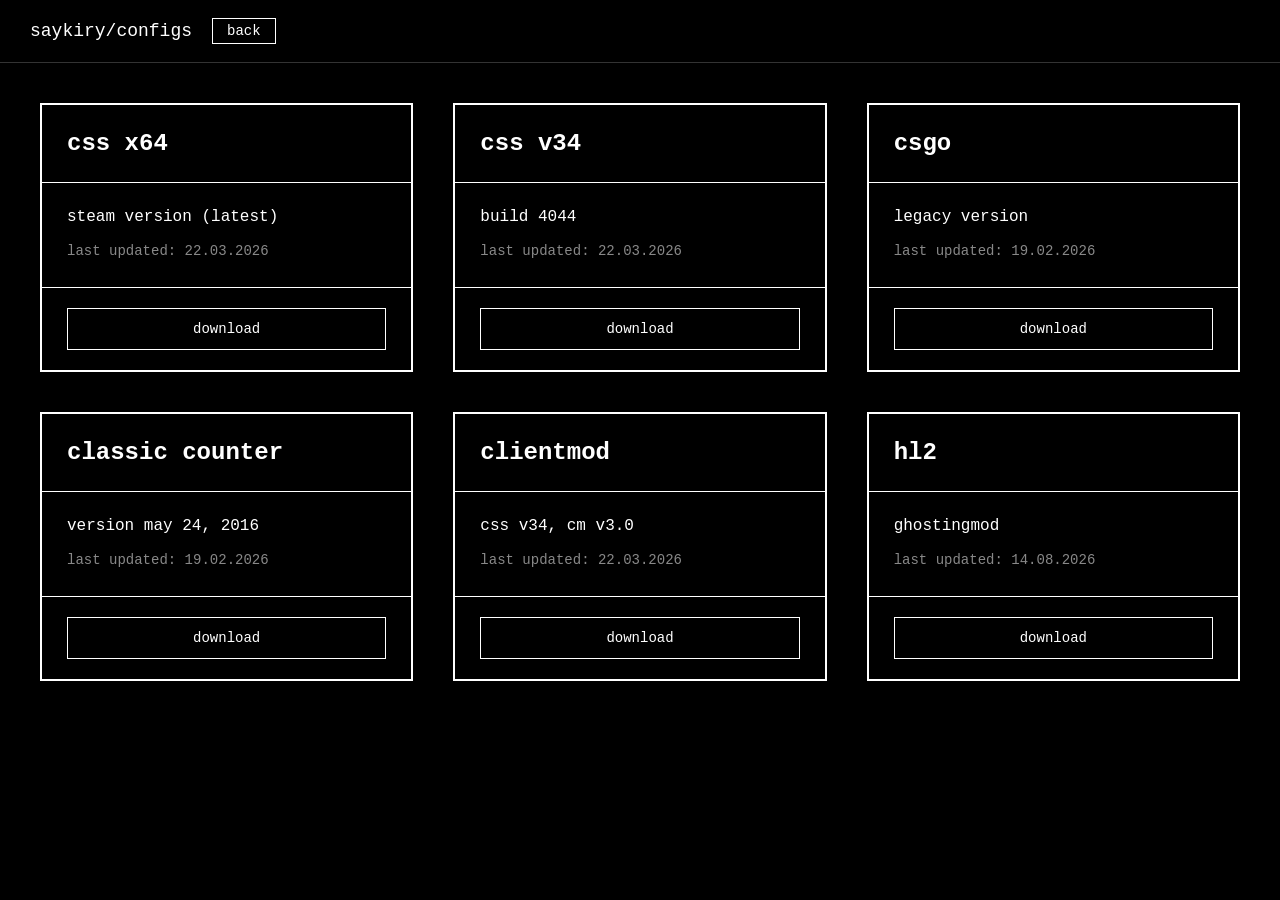
<file: configs.html>
<!DOCTYPE html>
<html lang="ru">
<head>
  <meta charset="UTF-8">
  <meta name="viewport" content="width=device-width, initial-scale=1.0">
  <title>saykiry/configs</title>
  <link rel="stylesheet" href="./styles/main.css">
  <link rel="stylesheet" href="./styles/configs.css">
</head>
<body>
  <div class="layout">
    <header class="header">
      <div class="header-left">
        <span class="page-title">saykiry/configs</span>
        <button class="back-btn" id="backBtn">back</button>
      </div>
    </header>
    <main class="main-content">
      <div class="configs-container" id="configsContainer">
        <div class="loading">Loading...</div>
      </div>
    </main>
  </div>
  <script src="./scripts/data.js"></script>
  <script src="./scripts/configs.js"></script>
  <script>
    document.getElementById('backBtn').addEventListener('click', function() {
      // Если есть предыдущая страница и она с этого же сайта — идём назад
      if (document.referrer && document.referrer.includes(window.location.host)) {
        window.history.back();
      } else {
        // Иначе — на главную
        window.location.href = '/';
      }
    });
  </script>
</body>
</html>
</file>
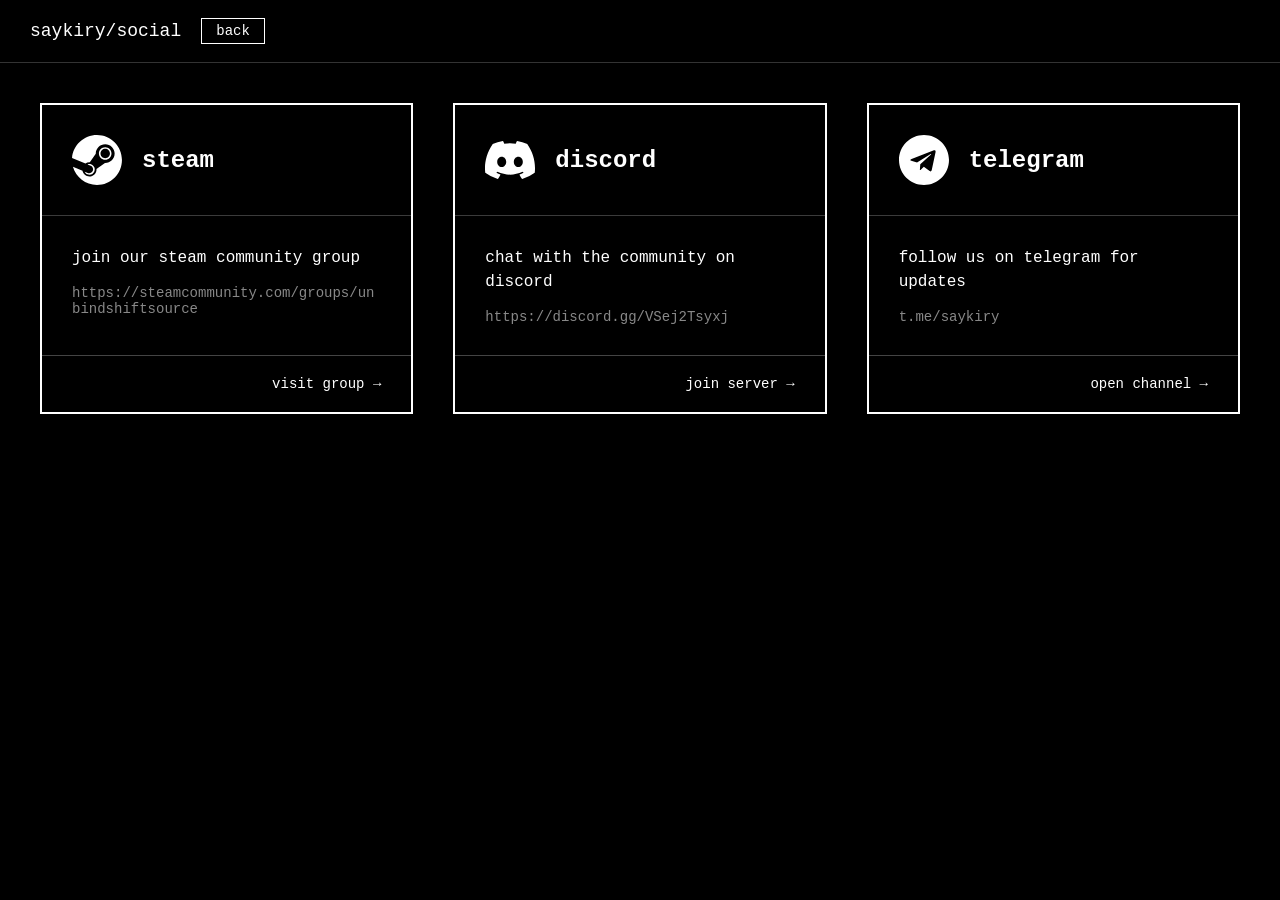
<file: social.html>
<!DOCTYPE html>
<html lang="ru">
<head>
  <meta charset="UTF-8">
  <meta name="viewport" content="width=device-width, initial-scale=1.0">
  <title>saykiry/social</title>
  <link rel="stylesheet" href="styles/main.css">
  <link rel="stylesheet" href="styles/social.css">
</head>
<body>
  <div class="layout">
    <header class="header">
      <div class="header-left">
        <span class="page-title">saykiry/social</span>
        <button class="back-btn" id="backBtn">back</button>
      </div>
    </header>
    <main class="main-content">
      <div class="social-container">
        <div class="social-grid">
          
          <a href="https://steamcommunity.com/groups/unbindshiftsource" target="_blank" rel="noopener noreferrer" class="social-card">
            <div class="social-card-header">
              <svg viewBox="0 0 24 24" fill="currentColor" class="social-card-icon">
                <path d="M11.979 0C5.678 0 .511 4.86.022 11.037l6.432 2.658c.545-.371 1.203-.59 1.912-.59.063 0 .125.004.188.006l2.861-4.142V8.91c0-2.495 2.028-4.524 4.524-4.524 2.494 0 4.524 2.031 4.524 4.527s-2.03 4.525-4.524 4.525h-.105l-4.076 2.911c0 .052.004.105.004.159 0 1.875-1.515 3.396-3.39 3.396-1.635 0-3.016-1.173-3.331-2.727L.436 15.27C1.862 20.307 6.486 24 11.979 24c6.627 0 11.999-5.373 11.999-12S18.605 0 11.979 0zM7.54 18.21l-1.473-.61c.262.543.714.999 1.314 1.25 1.297.539 2.793-.076 3.332-1.375.263-.63.264-1.319.005-1.949s-.75-1.121-1.377-1.383c-.624-.26-1.29-.249-1.878-.03l1.523.63c.956.4 1.409 1.5 1.009 2.455-.397.957-1.497 1.41-2.454 1.012H7.54zm11.415-9.303c0-1.662-1.353-3.015-3.015-3.015-1.665 0-3.015 1.353-3.015 3.015 0 1.665 1.35 3.015 3.015 3.015 1.663 0 3.015-1.35 3.015-3.015zm-5.273-.005c0-1.252 1.013-2.266 2.265-2.266 1.249 0 2.266 1.014 2.266 2.266 0 1.251-1.017 2.265-2.266 2.265-1.253 0-2.265-1.014-2.265-2.265z"/>
              </svg>
              <h2>steam</h2>
            </div>
            <div class="social-card-body">
              <p class="social-description">join our steam community group</p>
              <p class="social-link-text">https://steamcommunity.com/groups/unbindshiftsource</p>
            </div>
            <div class="social-card-footer">
              <span class="social-action">visit group →</span>
            </div>
          </a>

          <a href="https://discord.com/invite/ckgT6muhAQ" target="_blank" rel="noopener noreferrer" class="social-card">
            <div class="social-card-header">
              <svg viewBox="0 0 24 24" fill="currentColor" class="social-card-icon">
                <path d="M20.317 4.37a19.791 19.791 0 0 0-4.885-1.515a.074.074 0 0 0-.079.037c-.21.375-.444.864-.608 1.25a18.27 18.27 0 0 0-5.487 0a12.64 12.64 0 0 0-.617-1.25a.077.077 0 0 0-.079-.037A19.736 19.736 0 0 0 3.677 4.37a.07.07 0 0 0-.032.027C.533 9.046-.32 13.58.099 18.057a.082.082 0 0 0 .031.057a19.9 19.9 0 0 0 5.993 3.03a.078.078 0 0 0 .084-.028a14.09 14.09 0 0 0 1.226-1.994a.076.076 0 0 0-.041-.106a13.107 13.107 0 0 1-1.872-.892a.077.077 0 0 1-.008-.128a10.2 10.2 0 0 0 .372-.292a.074.074 0 0 1 .077-.01c3.928 1.793 8.18 1.793 12.062 0a.074.074 0 0 1 .078.01c.12.098.246.198.373.292a.077.077 0 0 1-.006.127a12.299 12.299 0 0 1-1.873.892a.077.077 0 0 0-.041.107c.36.698.772 1.362 1.225 1.993a.076.076 0 0 0 .084.028a19.839 19.839 0 0 0 6.002-3.03a.077.077 0 0 0 .032-.054c.5-5.177-.838-9.674-3.549-13.66a.061.061 0 0 0-.031-.03zM8.02 15.33c-1.183 0-2.157-1.085-2.157-2.419c0-1.333.956-2.419 2.157-2.419c1.21 0 2.176 1.096 2.157 2.42c0 1.333-.956 2.418-2.157 2.418zm7.975 0c-1.183 0-2.157-1.085-2.157-2.419c0-1.333.955-2.419 2.157-2.419c1.21 0 2.176 1.096 2.157 2.42c0 1.333-.946 2.418-2.157 2.418z"/>
              </svg>
              <h2>discord</h2>
            </div>
            <div class="social-card-body">
              <p class="social-description">chat with the community on discord</p>
              <p class="social-link-text">https://discord.gg/VSej2Tsyxj</p>
            </div>
            <div class="social-card-footer">
              <span class="social-action">join server →</span>
            </div>
          </a>

          <a href="https://t.me/saykiry" target="_blank" rel="noopener noreferrer" class="social-card">
            <div class="social-card-header">
              <svg viewBox="0 0 24 24" fill="currentColor" class="social-card-icon">
                <path d="M12 0C5.373 0 0 5.373 0 12s5.373 12 12 12s12-5.373 12-12S18.627 0 12 0zm5.562 8.161l-1.84 8.673c-.139.623-.499.778-1.01.485l-2.788-2.054l-1.347 1.297c-.149.149-.273.273-.562.273l.199-2.838l5.157-4.658c.224-.199-.05-.31-.35-.112l-6.373 4.014l-2.748-.862c-.598-.187-.61-.598.125-.889l10.74-4.145c.498-.187.935.112.773.889z"/>
              </svg>
              <h2>telegram</h2>
            </div>
            <div class="social-card-body">
              <p class="social-description">follow us on telegram for updates</p>
              <p class="social-link-text">t.me/saykiry</p>
            </div>
            <div class="social-card-footer">
              <span class="social-action">open channel →</span>
            </div>
          </a>

        </div>
      </div>
    </main>
  </div>

  <script>
    document.getElementById('backBtn').addEventListener('click', function() {
      if (document.referrer && document.referrer.includes(window.location.host)) {
        window.history.back();
      } else {
        window.location.href = '/';
      }
    });
  </script>
</body>
</html>
</file>
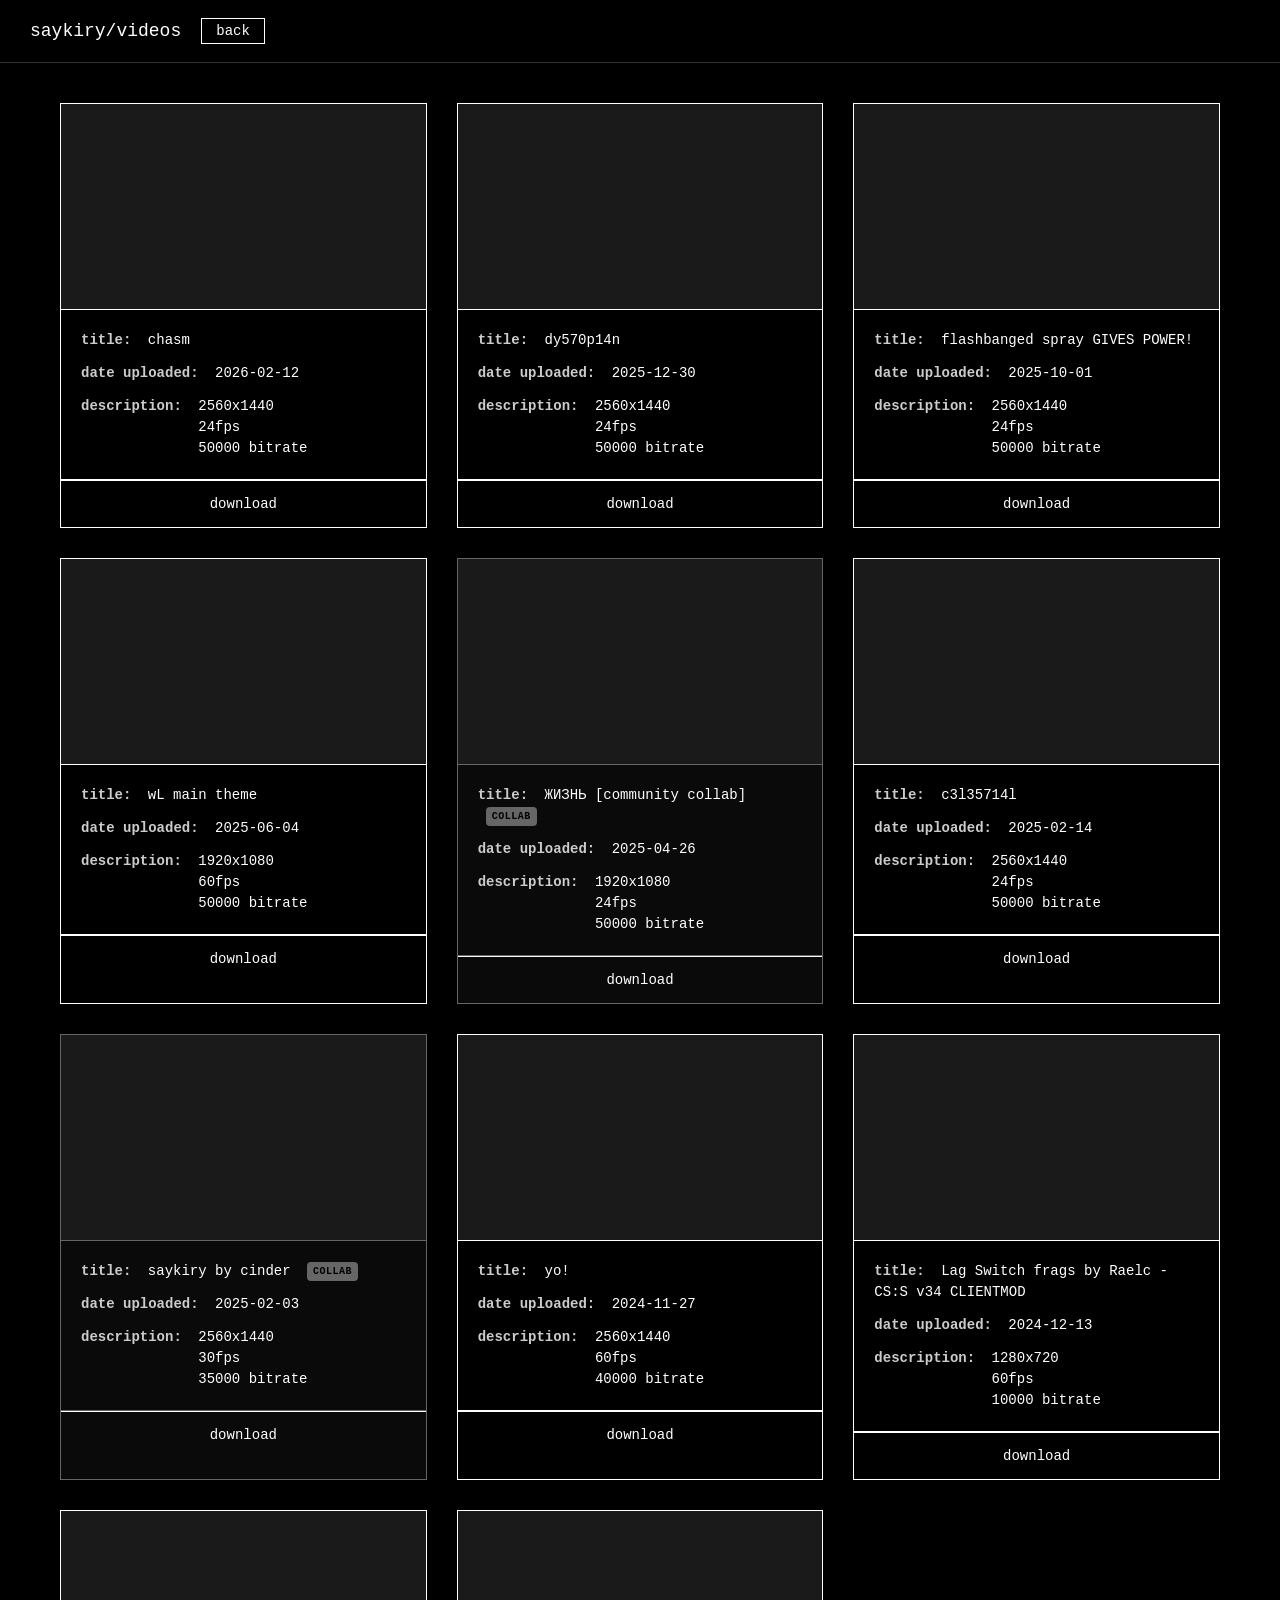
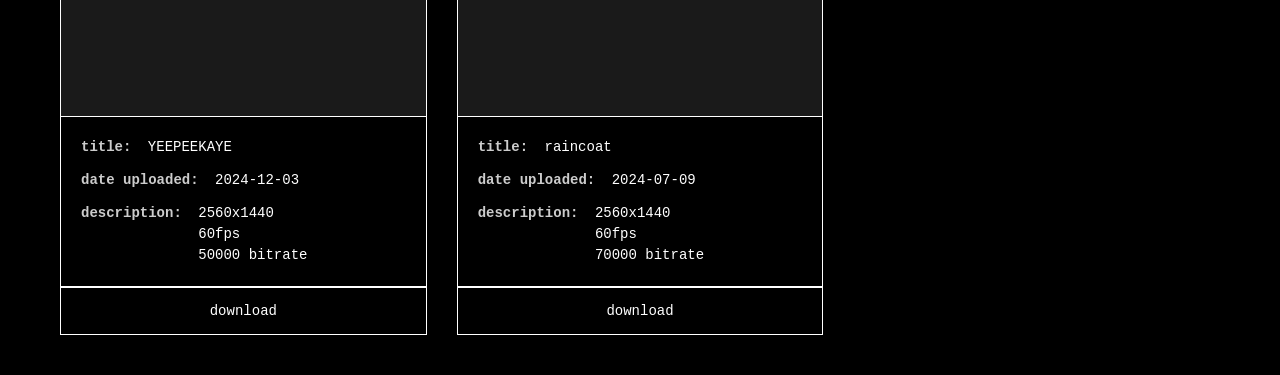
<file: videos.html>
<!DOCTYPE html>
<html lang="ru">
<head>
  <meta charset="UTF-8">
  <meta name="viewport" content="width=device-width, initial-scale=1.0">
  <title>saykiry/videos</title>
  <link rel="stylesheet" href="./styles/main.css">
  <link rel="stylesheet" href="./styles/videos.css">
</head>
<body>
  <div class="layout">
    <header class="header">
      <div class="header-left">
        <span class="page-title">saykiry/videos</span>
        <button class="back-btn" id="backBtn">back</button>
      </div>
    </header>
    <main class="main-content">
      <div class="videos-container" id="videosContainer">
        <div class="loading">Loading...</div>
      </div>
    </main>
  </div>
  <script src="./scripts/data.js"></script>
  <script src="./scripts/videos.js"></script>
  <script>
    document.getElementById('backBtn').addEventListener('click', function() {
      if (document.referrer && document.referrer.includes(window.location.host)) {
        window.history.back();
      } else {
        window.location.href = 'https://saykiry.xyz';
      }
    });
  </script>
</body>
</html>
</file>
<file: styles/main.css>
* {
  margin: 0;
  padding: 0;
  box-sizing: border-box;
}

body {
  font-family: 'Courier New', Courier, monospace;
  -webkit-font-smoothing: none;
  -moz-osx-font-smoothing: unset;
  font-smooth: never;
  image-rendering: pixelated;
  background-color: #000;
  color: #fff;
  min-height: 100vh;
}

button {
  cursor: pointer;
  font-family: inherit;
}

input {
  font-family: inherit;
}

a {
  text-decoration: none;
  color: inherit;
}

.layout {
  min-height: 100vh;
  display: flex;
  flex-direction: column;
}

.header {
  display: flex;
  justify-content: space-between;
  align-items: center;
  padding: 18px 30px;
  border-bottom: 1px solid #333;
}

.header-left {
  display: flex;
  align-items: center;
  gap: 20px;
}

.page-title {
  font-size: 18px;
  color: #fff;
}

.back-btn {
  padding: 4px 14px;
  background-color: transparent;
  color: #fff;
  border: 1px solid #fff;
  font-size: 14px;
  transition: all 0.3s;
}

.back-btn:hover {
  background-color: #fff;
  color: #000;
}

.main-content {
  flex: 1;
  padding: 40px;
  display: flex;
  flex-direction: column;
  align-items: center;
}
/* ========== АДАПТИВНОСТЬ ДЛЯ ВСЕХ УСТРОЙСТВ ========== */

/* 1. Базовые правила для всех элементов */
* {
    box-sizing: border-box;
    max-width: 100%;
}

/* 2. Исправление изображений и видео */
img, video, iframe {
    max-width: 100%;
    height: auto;
    display: block;
}

/* 3. Исправление контейнеров */
body {
    overflow-x: hidden;
    width: 100%;
    margin: 0;
    padding: 0;
    font-size: 16px;
}

/* 4. Исправление всех блоков */
div, section, article, header, footer, main {
    max-width: 100%;
    word-wrap: break-word;
}

/* 5. Исправление таблиц */
table {
    display: block;
    overflow-x: auto;
    white-space: nowrap;
}

/* 6. Исправление меню и флексбоксов */
nav, .menu, .flex-container {
    flex-wrap: wrap !important;
}

/* 7. Медиа-запросы для разных экранов */

/* Для планшетов (до 768px) */
@media screen and (max-width: 768px) {
    body {
        font-size: 15px;
    }
    
    h1 {
        font-size: 1.8em !important;
    }
    
    h2 {
        font-size: 1.5em !important;
    }
    
    /* Убираем горизонтальную прокрутку */
    .container, .wrapper {
        padding-left: 15px !important;
        padding-right: 15px !important;
    }
}

/* Для телефонов (до 480px) */
@media screen and (max-width: 480px) {
    body {
        font-size: 14px;
    }
    
    h1 {
        font-size: 1.5em !important;
    }
    
    /* Вертикальное меню для телефонов */
    .menu, nav ul {
        display: block !important;
        text-align: center;
    }
    
    .menu li, nav li {
        display: block;
        margin: 10px 0;
    }
    
    /* Отключаем горизонтальный скролл */
    html, body {
        overflow-x: hidden !important;
        width: 100% !important;
    }
}

/* Для очень маленьких телефонов (до 320px) */
@media screen and (max-width: 320px) {
    body {
        font-size: 13px;
    }
    
    /* Убираем лишние отступы */
    * {
        margin: 5px !important;
        padding: 5px !important;
    }
}
</file>
<file: styles/configs.css>
.configs-container {
  display: flex;
  flex-direction: column;
  align-items: center;
  justify-content: center;
  min-height: 60vh;
  width: 100%;
  max-width: 1400px;
}

.loading,
.no-data {
  text-align: center;
  padding: 40px;
  font-size: 16px;
  color: #666;
}

.configs-grid {
  display: grid;
  grid-template-columns: repeat(auto-fit, minmax(350px, 1fr));
  gap: 40px;
  width: 100%;
}

.config-card {
  border: 2px solid #fff;
  display: flex;
  flex-direction: column;
  background-color: #000;
}

.config-card:hover {
  background-color: #111;
}

.config-card-header {
  padding: 25px;
  border-bottom: 1px solid #fff;
}

.config-card-header h2 {
  font-family: 'Courier New', Courier, monospace;
  font-size: 24px;
  margin: 0;
  font-weight: bold;
}

.config-card-body {
  padding: 25px;
  flex: 1;
  display: flex;
  flex-direction: column;
  gap: 15px;
}

.config-full-name {
  font-family: 'Courier New', Courier, monospace;
  font-size: 16px;
  margin: 0;
  color: #fff;
}

.config-last-updated {
  font-family: 'Courier New', Courier, monospace;
  font-size: 14px;
  margin: 0;
  color: #888;
  line-height: 1.5;
}

.config-card-footer {
  padding: 20px 25px;
  border-top: 1px solid #fff;
}

.config-download-btn {
  width: 100%;
  padding: 12px;
  background-color: transparent;
  color: #fff;
  border: 1px solid #fff;
  font-size: 14px;
  font-family: 'Courier New', Courier, monospace;
  cursor: pointer;
  transition: all 0.3s;
}

.config-download-btn:hover {
  background-color: #fff;
  color: #000;
}

@media (max-width: 768px) {
  .configs-grid {
    grid-template-columns: 1fr;
  }
}
</file>
<file: styles/social.css>
.social-container {
  width: 100%;
  max-width: 1200px;
}

.social-grid {
  display: grid;
  grid-template-columns: repeat(auto-fit, minmax(350px, 1fr));
  gap: 40px;
  width: 100%;
}

.social-card {
  border: 2px solid #ffffff;
  display: flex;
  flex-direction: column;
  background-color: #000;
  text-decoration: none;
  color: #fff;
  position: relative;
  overflow: hidden;
}

.social-card:hover {
  background-color: #111;
}

.social-card-header {
  display: flex;
  align-items: center;
  gap: 20px;
  padding: 30px;
  border-bottom: 1px solid #ffffff3b;
}

.social-card-icon {
  width: 50px;
  height: 50px;
  flex-shrink: 0;
}

.social-card-header h2 {
  font-family: 'Courier New', Courier, monospace;
  font-size: 24px;
  margin: 0;
  font-weight: bold;
}

.social-card-body {
  padding: 30px;
  flex: 1;
  display: flex;
  flex-direction: column;
  gap: 15px;
}

.social-description {
  font-family: 'Courier New', Courier, monospace;
  font-size: 16px;
  margin: 0;
  line-height: 1.5;
}

.social-link-text {
  font-family: 'Courier New', Courier, monospace;
  font-size: 14px;
  margin: 0;
  color: #888;
  word-break: break-all;
}

.social-card-footer {
  padding: 20px 30px;
  border-top: 1px solid #ffffff44;
  display: flex;
  justify-content: flex-end;
}

.social-action {
  font-family: 'Courier New', Courier, monospace;
  font-size: 14px;
}

@media (max-width: 768px) {
  .social-grid {
    grid-template-columns: 1fr;
  }
}
</file>
<file: styles/videos.css>
.videos-container {
  width: 100%;
  max-width: 100%;
  padding: 0 20px;
}

.loading,
.no-data {
  text-align: center;
  padding: 40px;
  font-size: 16px;
  color: #666;
}

.videos-grid {
  display: grid;
  grid-template-columns: repeat(3, 1fr);
  gap: 30px;
  width: 100%;
}

.video-card {
  border: 1px solid #fff;
  display: flex;
  flex-direction: column;
}

.video-thumbnail {
  position: relative;
  width: 100%;
  height: 280px;
  background-color: #1a1a1a;
  overflow: hidden;
  cursor: pointer;
}

.video-thumbnail iframe {
  width: 100%;
  height: 100%;
  border: none;
}

.play-overlay {
  position: absolute;
  top: 50%;
  left: 50%;
  transform: translate(-50%, -50%);
  width: 80px;
  height: 80px;
  background-color: rgba(255, 255, 255, 0.9);
  color: #000;
  display: flex;
  align-items: center;
  justify-content: center;
  font-size: 32px;
  border-radius: 50%;
  transition: all 0.3s;
  z-index: 2;
}

.play-overlay:hover {
  background-color: #fff;
  transform: translate(-50%, -50%) scale(1.1);
}

.video-overlay {
  position: absolute;
  top: 50%;
  left: 50%;
  transform: translate(-50%, -50%);
  font-size: 24px;
  color: #fff;
  pointer-events: none;
}

.video-info {
  padding: 20px;
  display: flex;
  flex-direction: column;
  gap: 12px;
  border-top: 1px solid #fff;
  border-bottom: 1px solid #fff;
}

/* Новые стили для меток name, date uploaded, description */
.video-name,
.video-date,
.video-desc {
  font-size: 14px;
  font-family: 'Courier New', Courier, monospace;
  line-height: 1.5;
}

.info-label {
  color: #ccc; /* светло-серый */
  margin-right: 8px;
  font-weight: bold;
}

.info-value {
  color: #fff;
}

/* Для описания с переносами строк */
.video-desc .info-value {
  white-space: pre-line;
  display: inline-block;
  vertical-align: top;
}

.video-actions {
  display: grid;
  grid-template-columns: 1fr;
}

.video-action-btn {
  padding: 15px;
  background-color: transparent;
  color: #fff;
  border: none;
  border-top: 1px solid #fff;
  font-size: 14px;
  transition: all 0.3s;
  font-family: 'Courier New', Courier, monospace;
  cursor: pointer;
  text-decoration: none;
  text-align: center;
  display: block;
}

.video-action-btn:hover:not(:disabled) {
  background-color: #fff;
  color: #000;
}

.video-action-btn:disabled {
  opacity: 0.3;
  cursor: not-allowed;
}

@media (max-width: 1200px) {
  .videos-grid {
    grid-template-columns: repeat(2, 1fr);
  }
}

@media (max-width: 768px) {
  .videos-grid {
    grid-template-columns: 1fr;
  }
  
  .video-thumbnail {
    height: auto;
    aspect-ratio: 16 / 9;
  }
  
  .videos-container {
    padding: 0 10px;
  }
}
/* Стили для коллабораций */
.video-card.collaboration {
  border-color: #666;
  background-color: rgba(100, 100, 100, 0.1);
}

.video-card.collaboration .video-info {
  border-top-color: #666;
  border-bottom-color: #666;
}

.collab-badge {
  display: inline-block;
  background-color: #666;
  color: #000;
  font-size: 10px;
  font-weight: bold;
  padding: 2px 6px;
  border-radius: 4px;
  margin-left: 8px;
  vertical-align: middle;
  text-transform: uppercase;
  letter-spacing: 0.5px;
}
/* ========== ДОБАВЛЕННЫЕ ФИКСЫ ========== */

/* Убираем огромные полоски - центрируем видео */
.videos-container {
    display: flex;
    justify-content: center;
}

.videos-grid {
    max-width: 1200px;
    margin: 0 auto;
}

/* Увеличиваем размер видео */
.video-thumbnail {
    height: auto;
    aspect-ratio: 16 / 9;
}

/* Делаем видео больше */
.video-thumbnail iframe {
    width: 100%;
    height: 100%;
    object-fit: cover;
}
</file>
